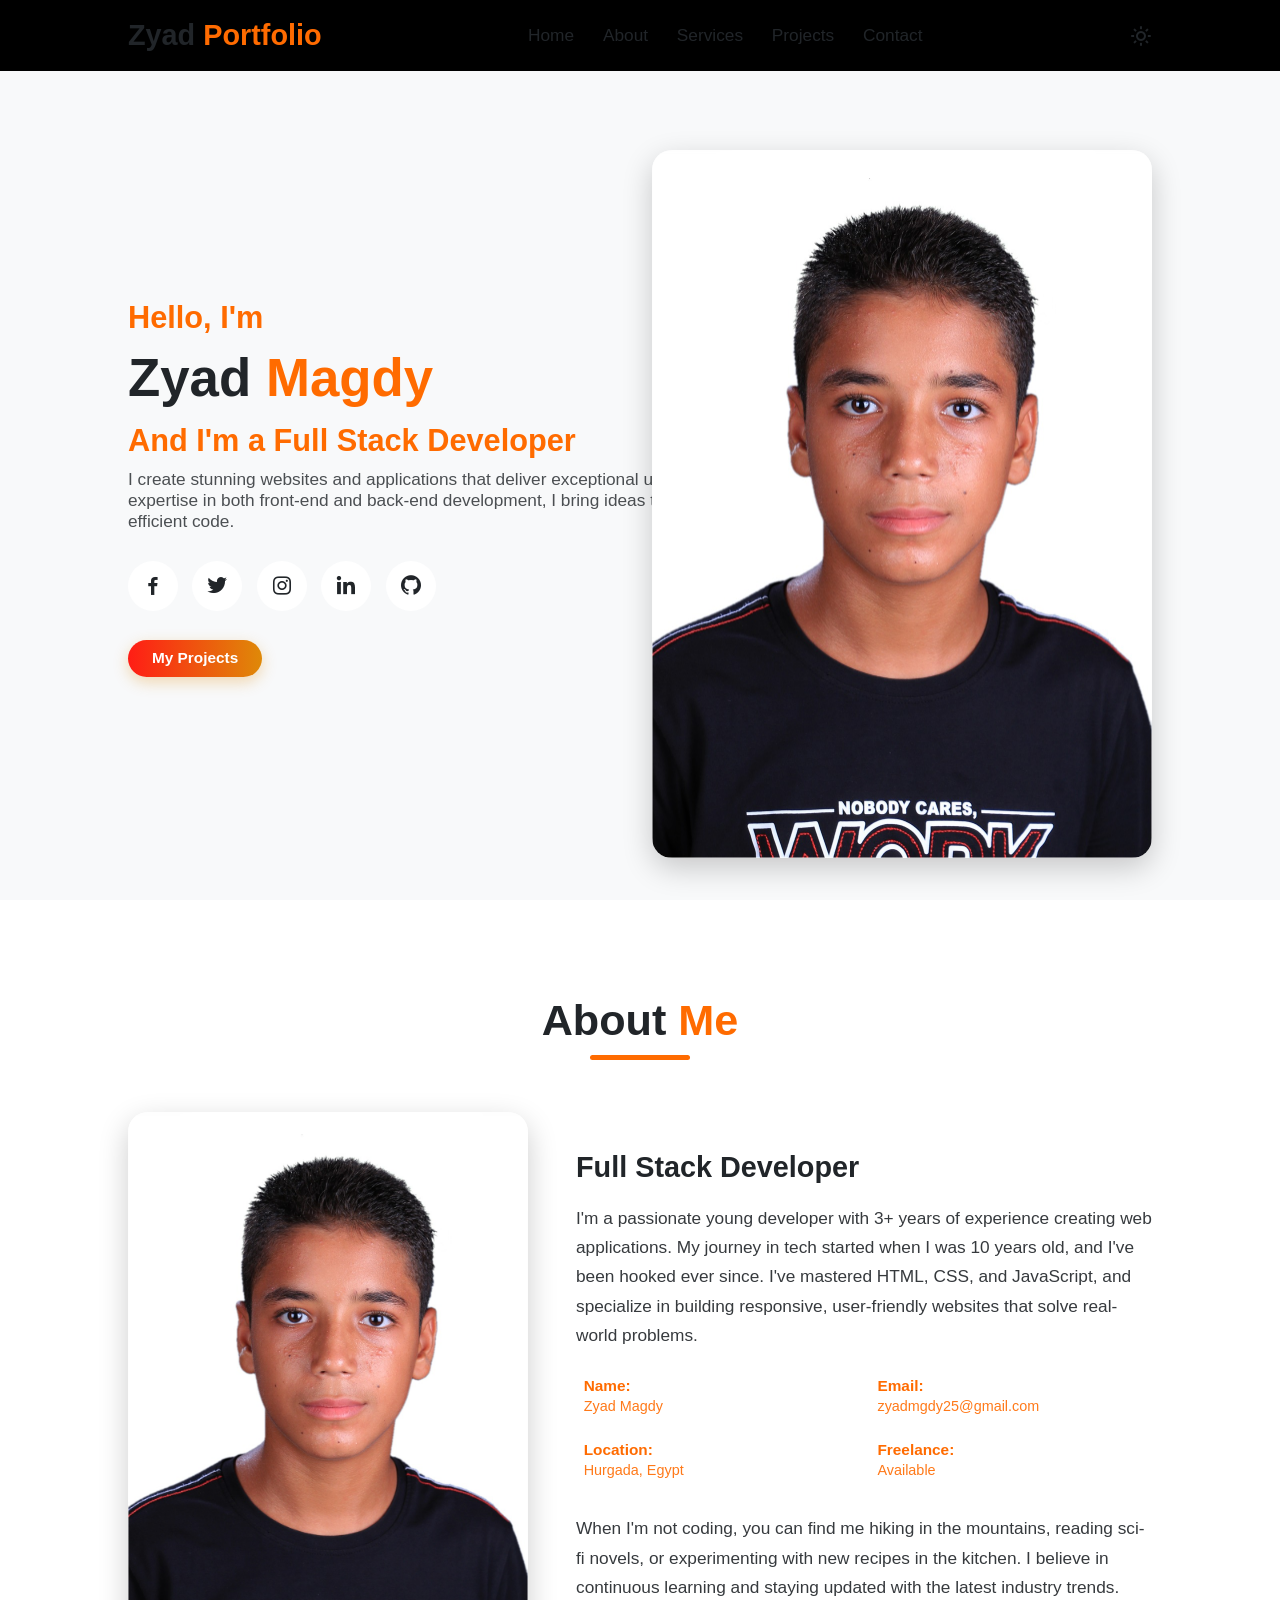
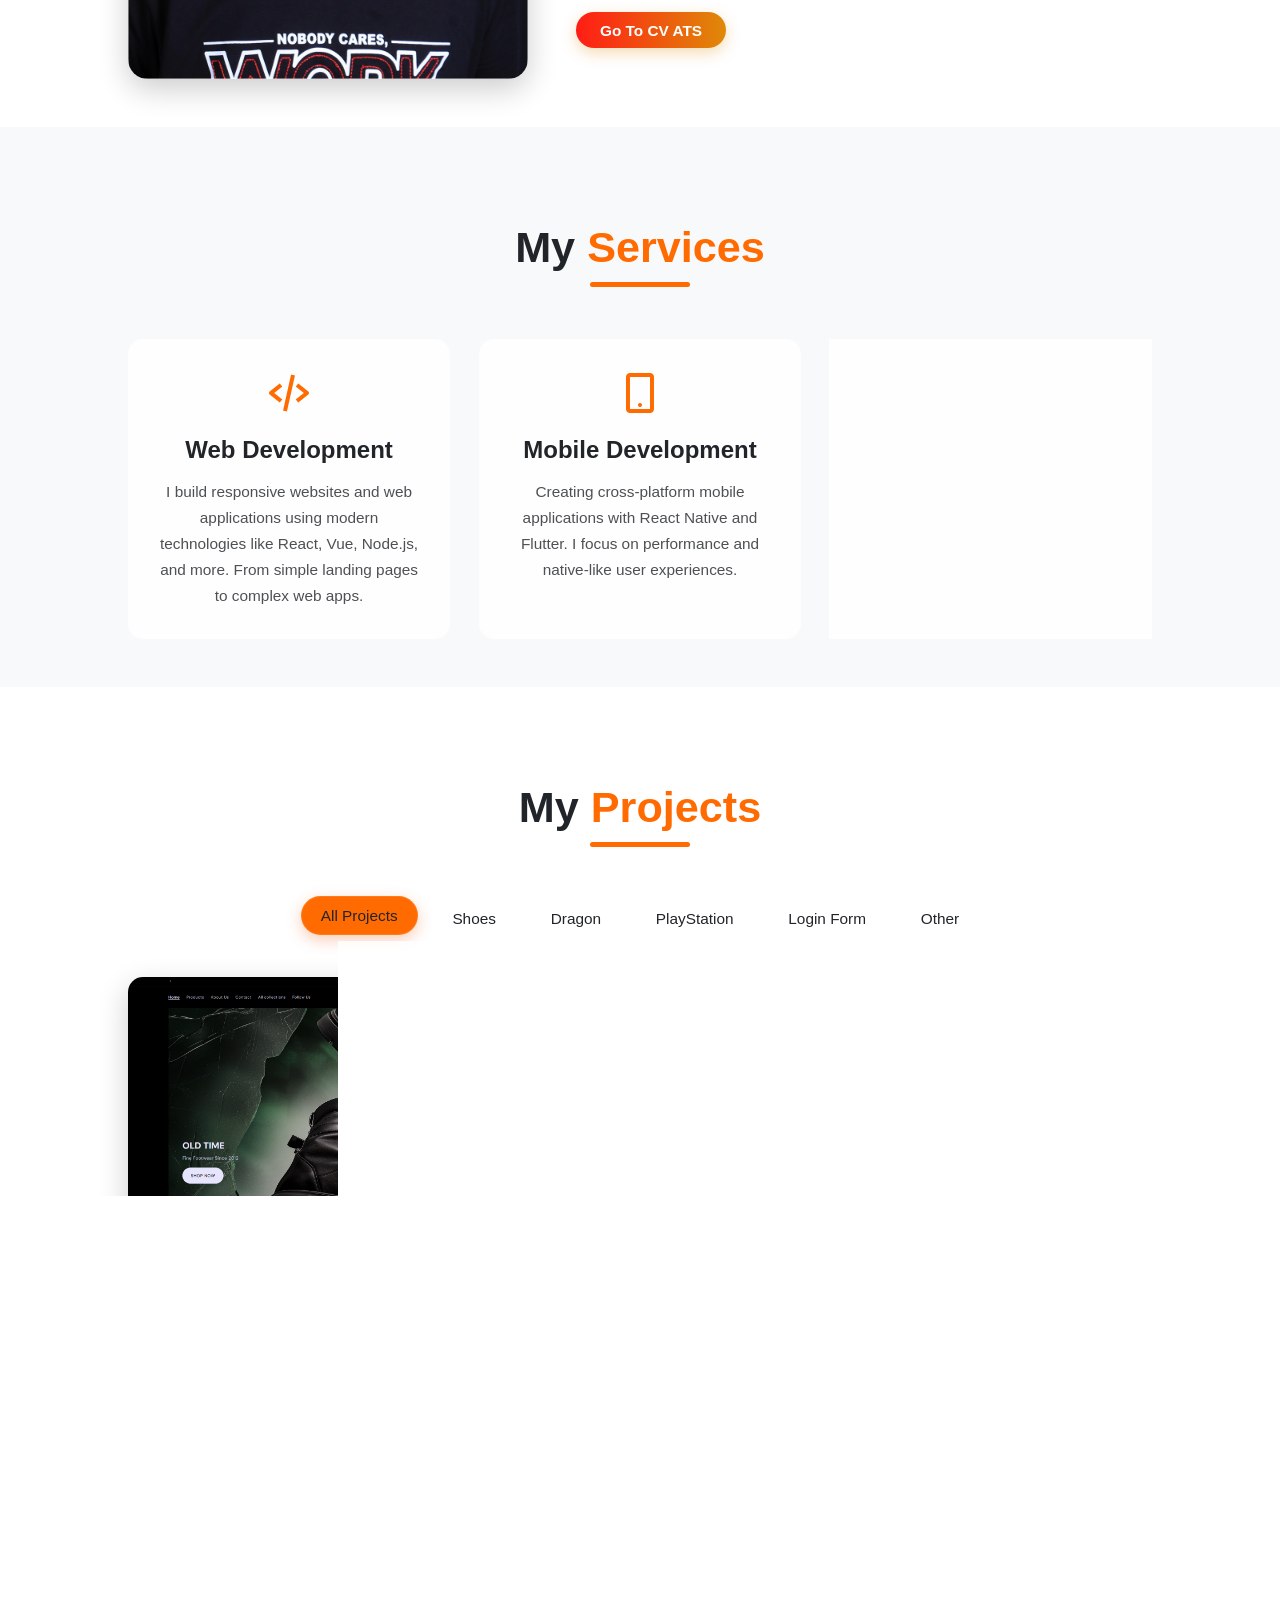
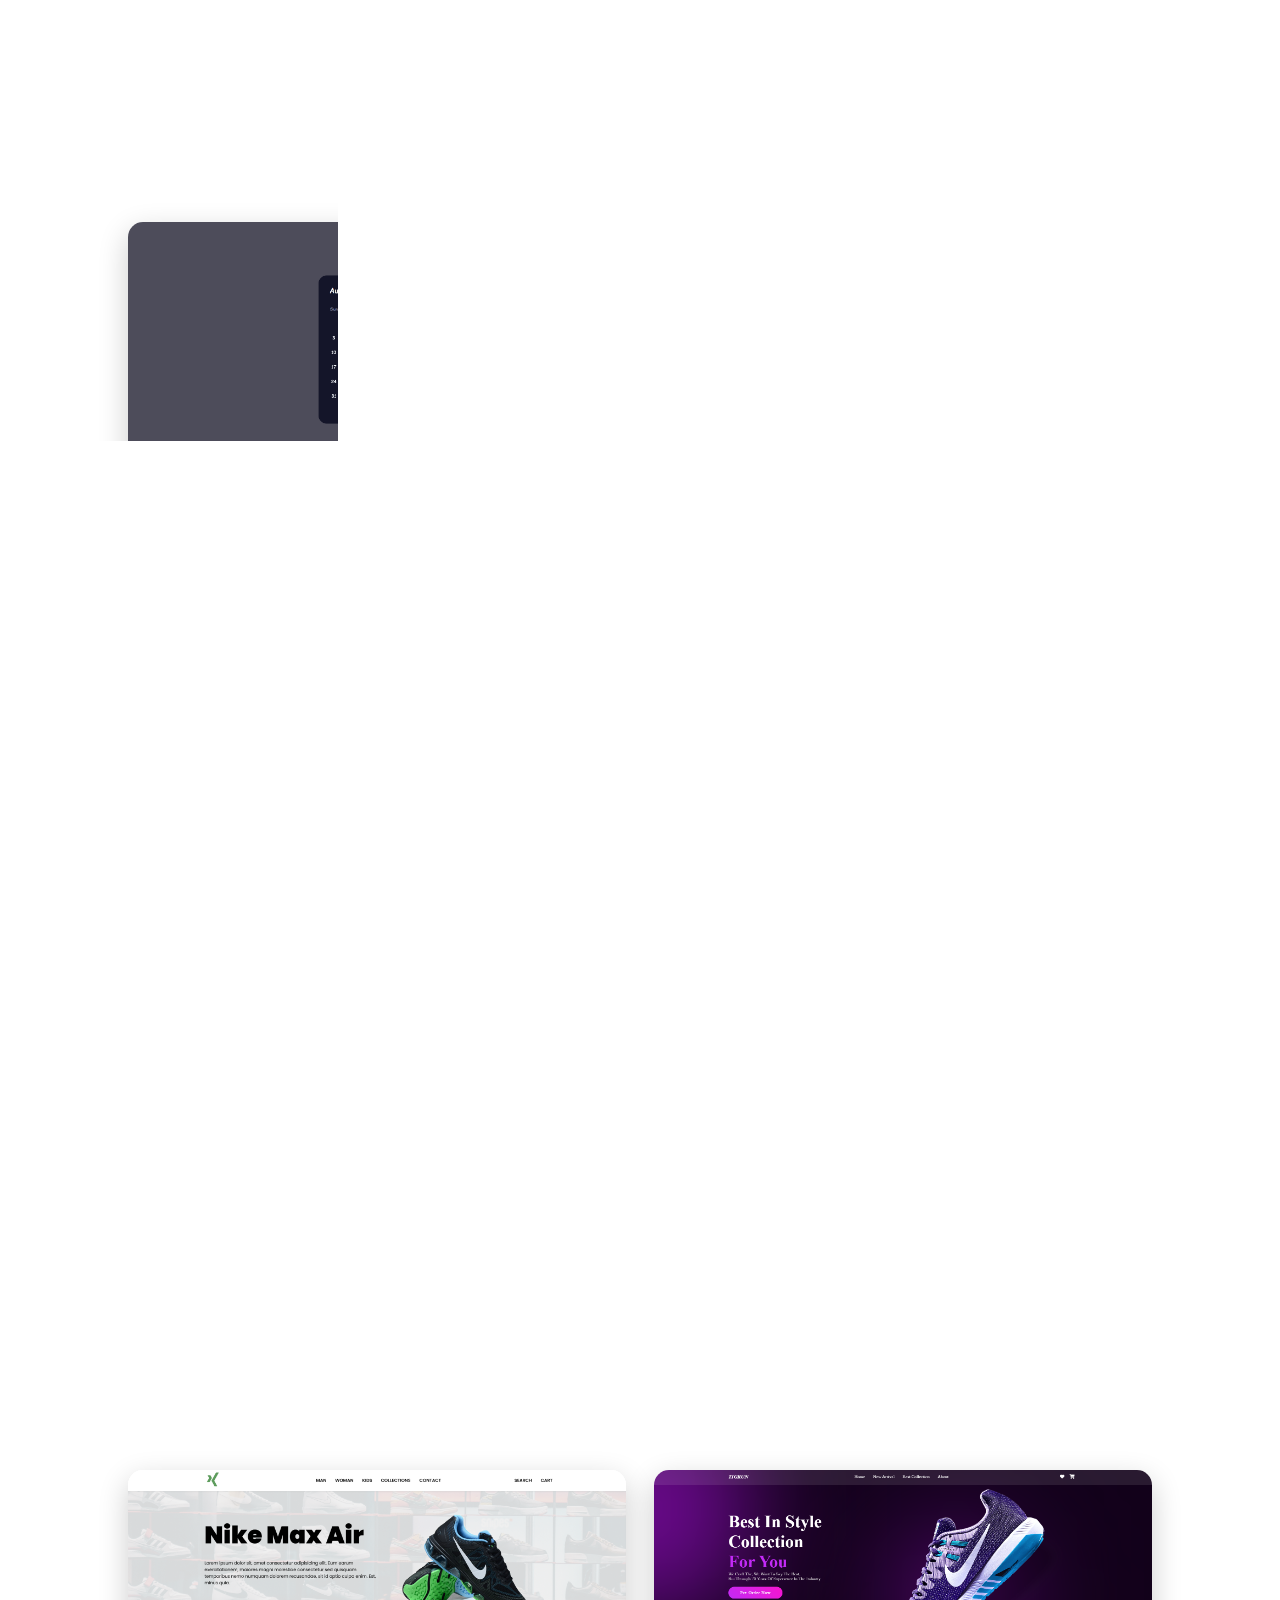
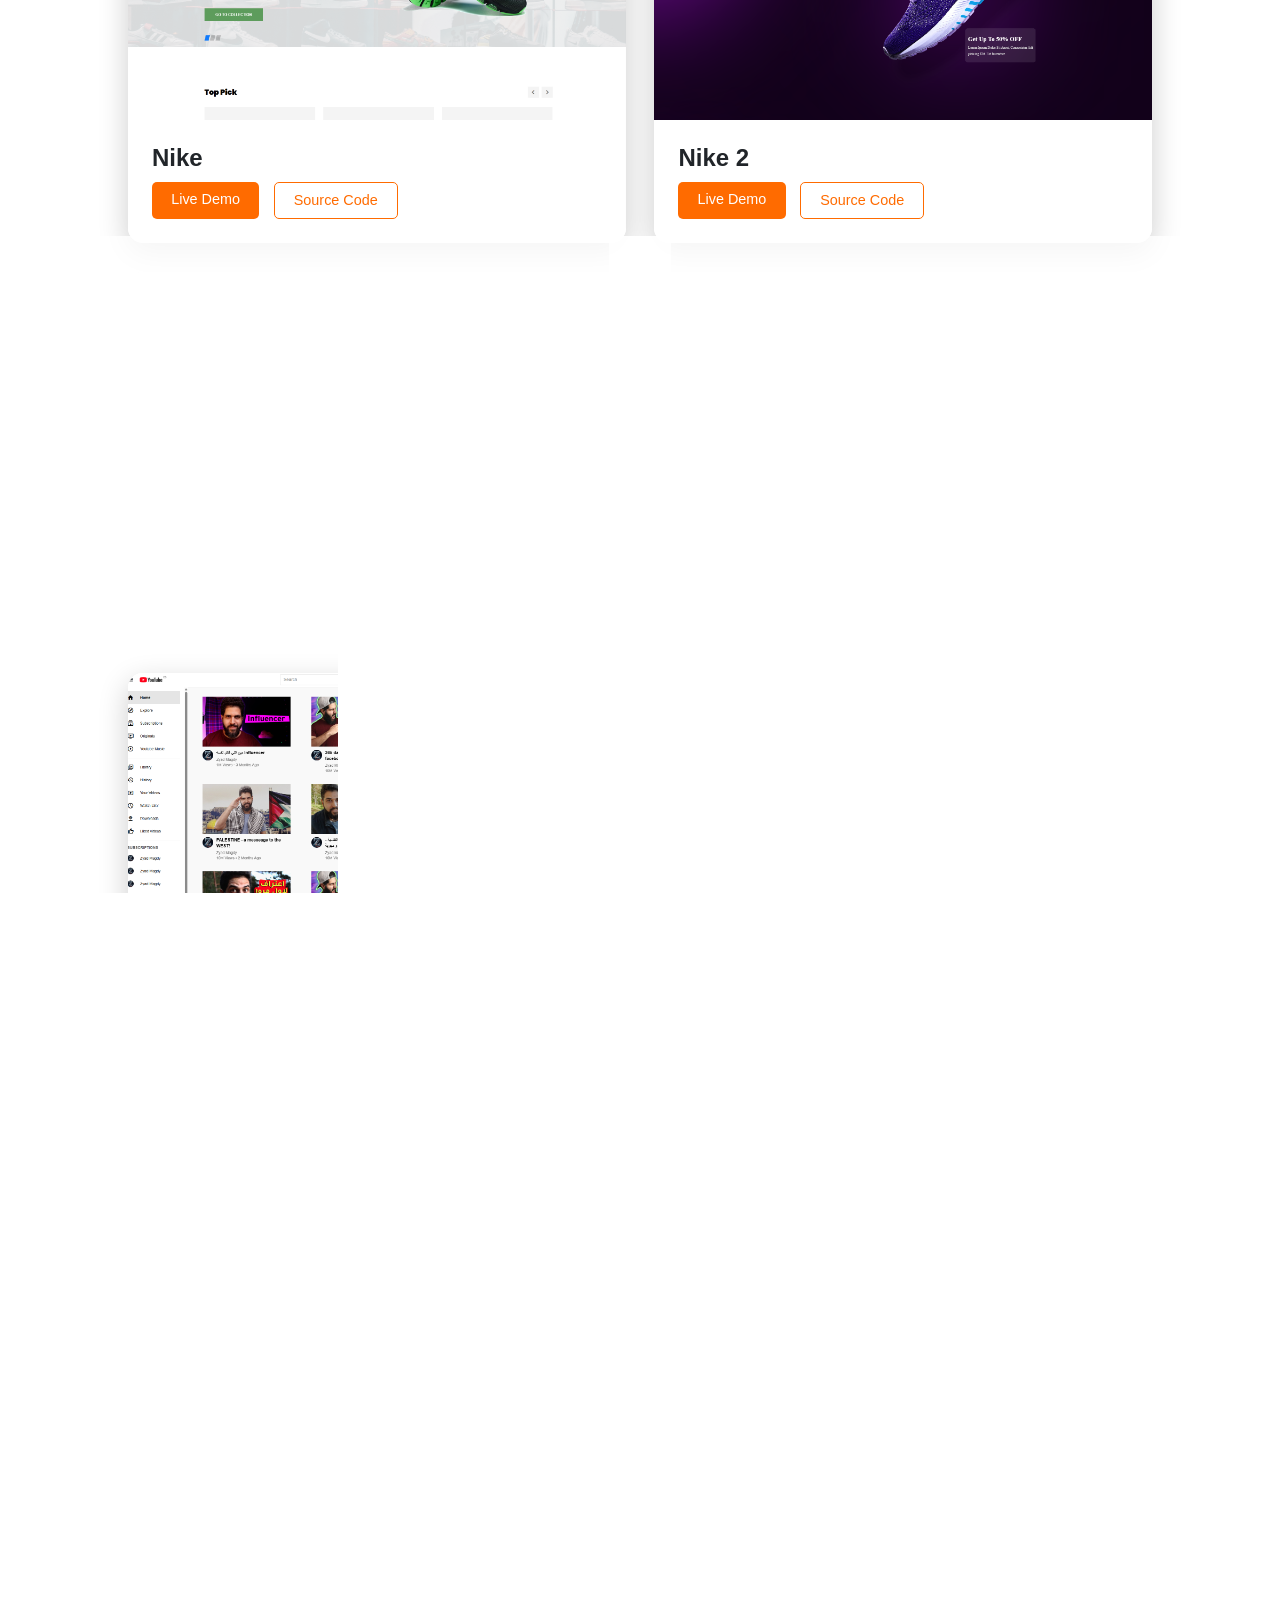
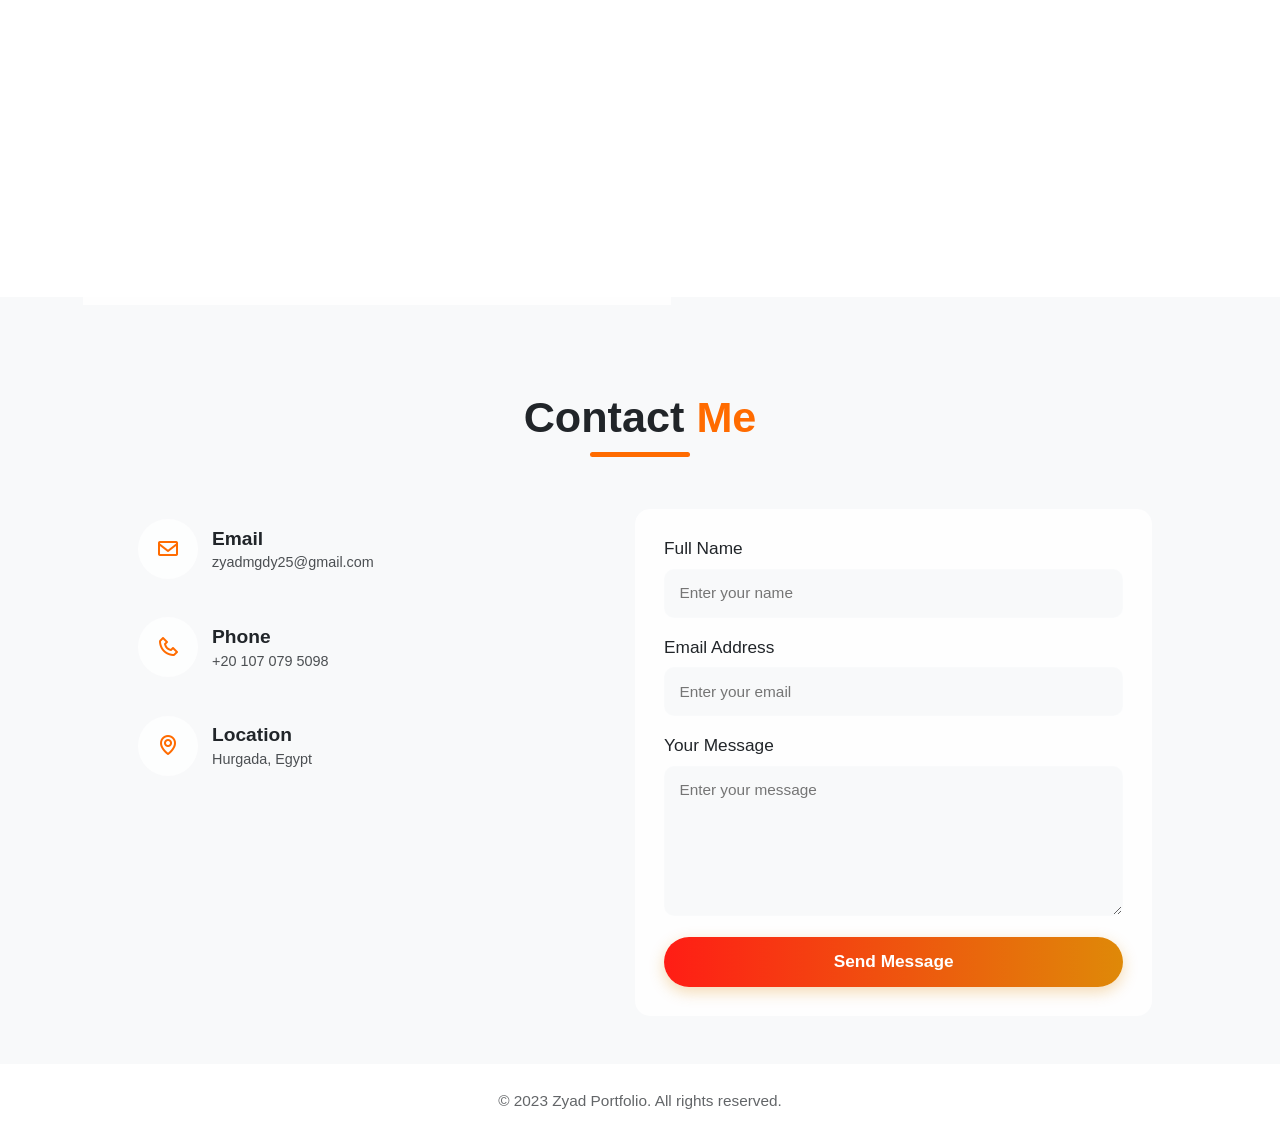
<file: index.html>
<!DOCTYPE html>
<html lang="en">
<head>
    <meta charset="UTF-8" />
    <meta name="viewport" content="width=device-width, initial-scale=1.0" />
    <title>Zyad Portfolio</title>
    <link href="https://unpkg.com/boxicons@2.1.4/css/boxicons.min.css" rel="stylesheet" />
    <style>
        * {
            margin: 0;
            padding: 0;
            box-sizing: border-box;
            text-decoration: none;
            scroll-behavior: smooth;
            font-family: "Poppins", sans-serif;
        }

        :root {
            --bg-color: #080808;
            --second-bg-color: #101010;
            --text-color: white;
            --main-color: #ea580c;
            --card-bg: rgba(30, 30, 30, 0.5);
            --nav-bg: rgba(0, 0, 0, 0.3);
            
            /* Light mode variables */
            --light-bg-color: #f8f9fa;
            --light-second-bg-color: #ffffff;
            --light-text-color: #212529;
            --light-main-color: #ff6b00;
            --light-card-bg: rgba(255, 255, 255, 0.8);
            --light-nav-bg: rgba(255, 255, 255, 0.3);
        }

        html {
            font-size: 60%;
            overflow-x: hidden;
        }

        body {
            background: var(--bg-color);
            color: var(--text-color);
            transition: background 0.5s ease, color 0.5s ease;
        }

        body.light-mode {
            --bg-color: var(--light-bg-color);
            --second-bg-color: var(--light-second-bg-color);
            --text-color: var(--light-text-color);
            --main-color: var(--light-main-color);
            --card-bg: var(--light-card-bg);
            --nav-bg: var(--light-nav-bg);
        }

        .header {
            position: fixed;
            width: 100%;
            top: 0;
            left: 0;
            padding: 2rem 10%;
            background-color: #000000;
            display: flex;
            justify-content: space-between;
            align-items: center;
            z-index: 1000;
            transition: background 0.5s ease;
        }

        #menu-icon, #close-icon {
            font-size: 3.5rem;
            color: var(--main-color);
            cursor: pointer;
            display: none;
            z-index: 1001;
        }

        .logo {
            font-size: 3rem;
            color: var(--text-color);
            font-weight: 800;
            cursor: pointer;
            transition: 0.3s ease-in-out;
            z-index: 1001;
        }

        .logo:hover {
            transform: scale(1.05);
        }

        span {
            color: var(--main-color);
        }

        .navbar {
            display: flex;
            gap: 3rem;
        }

        .navbar a {
            font-size: 1.8rem;
            color: var(--text-color);
            font-weight: 500;
            transition: 0.3s ease;
            position: relative;
        }

        .navbar a:hover {
            color: var(--main-color);
        }

        .navbar a::after {
            content: '';
            position: absolute;
            bottom: -5px;
            left: 0;
            width: 0;
            height: 2px;
            background: var(--main-color);
            transition: width 0.3s ease;
        }

        .navbar a:hover::after {
            width: 100%;
        }

        .header-buttons {
            display: flex;
            align-items: center;
            gap: 1.5rem;
        }

        .gradient-btn {
            background: linear-gradient(270deg, #DF8908, #ff1d15);
            color: white;
            padding: 1rem 2.5rem;
            border: none;
            border-radius: 50px;
            font-size: 1.6rem;
            font-weight: 600;
            cursor: pointer;
            transition: all 0.3s ease;
            box-shadow: 0 5px 15px rgba(223, 137, 8, 0.3);
        }

        .gradient-btn:hover {
            transform: translateY(-5px);
            box-shadow: 0 8px 20px rgba(223, 137, 8, 0.5);
        }

        .theme-toggle {
            background: none;
            border: none;
            color: var(--text-color);
            font-size: 2.4rem;
            cursor: pointer;
            display: flex;
            align-items: center;
        }

        /* Hero Section */
        .hero {
            min-height: 100vh;
            display: flex;
            align-items: center;
            padding: 0 10%;
            padding-top: 8rem;
            background: var(--bg-color);
        }

        .hero-img img {
            width: 100%;
            height: auto;
            border-radius: 20px;
            box-shadow: 0 10px 30px rgba(0, 0, 0, 0.2);
            transition: transform 0.5s ease;
            margin-bottom: 40px;
        }

        .hero-content {
            max-width: 700px;
        }

        .hero-content h1 {
            font-size: 5.5rem;
            font-weight: 800;
            margin-bottom: 1.5rem;
            line-height: 1.2;
        }

        .hero-content h3 {
            font-size: 3.2rem;
            font-weight: 700;
            color: var(--main-color);
            margin-bottom: 1rem;
        }

        .hero-content p {
            font-size: 1.8rem;
            margin-bottom: 3rem;
            color: var(--text-color);
            opacity: 0.8;
        }

        .hero-img {
            position: absolute;
            bottom: 0;
            right: 10%;
            width: 40%;
            max-width: 500px;
        }

        .social-icons {
            display: flex;
            gap: 1.5rem;
            margin-bottom: 3rem;
        }

        .social-icons a {
            display: inline-flex;
            align-items: center;
            justify-content: center;
            width: 50px;
            height: 50px;
            background: var(--second-bg-color);
            border-radius: 50%;
            color: var(--text-color);
            font-size: 2.5rem;
            transition: 0.3s ease;
        }

        .social-icons a:hover {
            background: var(--main-color);
            transform: translateY(-5px);
        }

        /* Sections */
        section {
            padding: 10rem 10% 5rem;
        }

        .section-title {
            font-size: 4.5rem;
            text-align: center;
            margin-bottom: 7rem;
            position: relative;
        }

        .section-title::after {
            content: '';
            position: absolute;
            bottom: -15px;
            left: 50%;
            transform: translateX(-50%);
            width: 100px;
            height: 5px;
            background: var(--main-color);
            border-radius: 5px;
        }

        /* About Section */
        .about {
            background: var(--second-bg-color);
        }

        .about-content {
            display: flex;
            gap: 5rem;
            align-items: center;
        }

        .about-img {
            flex: 1;
            max-width: 400px;
            border-radius: 20px;
            overflow: hidden;
            box-shadow: 0 10px 30px rgba(0, 0, 0, 0.2);
            transition: transform 0.5s ease;
        }

        .about-img img {
            width: 100%;
            display: block;
            transition: transform 0.5s ease;
        }

        .about-img:hover img {
            transform: scale(1.05);
        }

        .about-text {
            flex: 1;
        }

        .about-text h3 {
            font-size: 3rem;
            margin-bottom: 2rem;
        }

        .about-text p {
            font-size: 1.8rem;
            margin-bottom: 2rem;
            line-height: 1.7;
            opacity: 0.9;
        }

        /* Updated Info Section - More Compact */
        .info {
            display: flex;
            flex-wrap: wrap;
            gap: 1.2rem; /* Reduced from 2rem */
            margin-bottom: 3rem;
        }

        .info div {
            flex: 1 1 200px;
            padding: 0.8rem; /* Added padding for better spacing */
            border-radius: 8px;
            transition: background 0.3s ease;
        }

        .info div:hover {
            background: rgba(234, 88, 12, 0.1);
        }

        .info h4 {
            font-size: 1.6rem; /* Slightly smaller */
            margin-bottom: 0.3rem; /* Reduced margin */
            color: var(--main-color);
        }

        .info span {
            font-size: 1.5rem; /* Slightly smaller */
            opacity: 0.9;
        }

        /* Services Section */
        .services-container {
            display: grid;
            grid-template-columns: repeat(auto-fit, minmax(300px, 1fr));
            gap: 3rem;
        }

        .service-card {
            background: var(--card-bg);
            border-radius: 15px;
            padding: 3rem;
            text-align: center;
            transition: transform 0.3s ease;
            backdrop-filter: blur(10px);
            border: 1px solid rgba(255, 255, 255, 0.1);
        }

        .service-card:hover {
            transform: translateY(-10px);
            background: rgba(234, 88, 12, 0.1);
        }

        .service-card i {
            font-size: 5rem;
            color: var(--main-color);
            margin-bottom: 2rem;
        }

        .service-card h3 {
            font-size: 2.5rem;
            margin-bottom: 1.5rem;
        }

        .service-card p {
            font-size: 1.6rem;
            opacity: 0.8;
            line-height: 1.7;
        }

        /* Projects Section */
        .projects {
            background: var(--second-bg-color);
        }

        .projects-filter {
            display: flex;
            justify-content: center;
            flex-wrap: wrap;
            gap: 1.5rem;
            margin-bottom: 4rem;
        }

        .filter-btn {
            padding: 1rem 2rem;
            background: var(--card-bg);
            color: var(--text-color);
            border: 1px solid rgba(255, 255, 255, 0.1);
            border-radius: 30px;
            font-size: 1.6rem;
            cursor: pointer;
            transition: all 0.3s ease;
        }

        .filter-btn:hover, .filter-btn.active {
            background: var(--main-color);
            transform: translateY(-3px);
            box-shadow: 0 5px 15px rgba(234, 88, 12, 0.3);
        }

        .projects-container {
            display: grid;
            grid-template-columns: repeat(auto-fit, minmax(350px, 1fr));
            gap: 3rem;
        }

        .project-card {
            background: var(--card-bg);
            border-radius: 15px;
            overflow: hidden;
            box-shadow: 0 10px 30px rgba(0, 0, 0, 0.2);
            transition: transform 0.3s ease;
            backdrop-filter: blur(10px);
        }

        .project-card:hover {
            transform: translateY(-10px);
        }

        .project-img {
            height: 250px;
            overflow: hidden;
        }

        .project-img img {
            width: 100%;
            height: 100%;
            object-fit: cover;
            transition: transform 0.5s ease;
        }

        .project-card:hover .project-img img {
            transform: scale(1.1);
        }

        .project-content {
            padding: 2.5rem;
        }

        .project-content h3 {
            font-size: 2.5rem;
            margin-bottom: 1rem;
        }

        .project-content p {
            font-size: 1.6rem;
            margin-bottom: 2rem;
            opacity: 0.8;
            line-height: 1.6;
        }

        .project-links {
            display: flex;
            gap: 1.5rem;
        }

        .project-links a {
            display: inline-block;
            padding: 1rem 2rem;
            background: var(--main-color);
            color: white;
            border-radius: 5px;
            font-size: 1.5rem;
            transition: all 0.3s ease;
        }

        .project-links a:nth-child(2) {
            background: transparent;
            border: 1px solid var(--main-color);
            color: var(--main-color);
        }

        .project-links a:hover {
            transform: translateY(-3px);
            box-shadow: 0 5px 15px rgba(234, 88, 12, 0.3);
        }

        /* Contact Section */
        .contact-container {
            display: flex;
            gap: 5rem;
        }

        .contact-info {
            flex: 1;
            display: flex;
            flex-direction: column;
            gap: 2rem; /* Reduced from 3rem */
        }

        .contact-item {
            display: flex;
            align-items: center;
            gap: 1.5rem; /* Reduced from 2rem */
            padding: 1rem;
            border-radius: 10px;
            transition: background 0.3s ease;
        }

        .contact-item:hover {
            background: var(--card-bg);
        }

        .contact-item i {
            font-size: 2.5rem; /* Slightly smaller */
            color: var(--main-color);
            width: 60px; /* Slightly smaller */
            height: 60px; /* Slightly smaller */
            background: var(--card-bg);
            border-radius: 50%;
            display: flex;
            align-items: center;
            justify-content: center;
            transition: all 0.3s ease;
        }

        .contact-item:hover i {
            background: var(--main-color);
            color: white;
            transform: scale(1.1);
        }

        .contact-text h3 {
            font-size: 2rem; /* Slightly smaller */
            margin-bottom: 0.5rem;
        }

        .contact-text p {
            font-size: 1.5rem; /* Slightly smaller */
            opacity: 0.8;
        }

        .contact-form {
            flex: 1;
            background: var(--card-bg);
            padding: 3rem;
            border-radius: 15px;
            backdrop-filter: blur(10px);
        }

        .form-group {
            margin-bottom: 2rem;
        }

        .form-group label {
            display: block;
            font-size: 1.8rem;
            margin-bottom: 1rem;
        }

        .form-group input,
        .form-group textarea {
            width: 100%;
            padding: 1.5rem;
            background: var(--bg-color);
            border: 1px solid rgba(255, 255, 255, 0.1);
            border-radius: 10px;
            color: var(--text-color);
            font-size: 1.6rem;
        }

        .form-group textarea {
            height: 150px;
            resize: vertical;
        }

        .contact-form .gradient-btn {
            width: 100%;
            font-size: 1.8rem;
            padding: 1.5rem;
        }

        /* Footer */
        .footer {
            background: var(--second-bg-color);
            padding: 3rem 10%;
            text-align: center;
        }

        .footer-content {
            max-width: 1200px;
            margin: 0 auto;
        }

        .footer-links {
            display: flex;
            justify-content: center;
            gap: 3rem;
            margin-bottom: 3rem;
        }

        .footer-links a {
            font-size: 1.8rem;
            color: var(--text-color);
            transition: 0.3s ease;
        }

        .footer-links a:hover {
            color: var(--main-color);
        }

        .footer-text {
            font-size: 1.6rem;
            opacity: 0.7;
        }

        /* Responsive Design */
        @media (max-width: 1200px) {
            .hero-img {
                display: none;
            }
            
            .hero-content {
                max-width: 100%;
                text-align: center;
                margin: 0 auto;
            }
            
            .social-icons {
                justify-content: center;
            }
        }

        @media (max-width: 992px) {
            .header {
                padding: 2rem 5%;
            }
            
            section {
                padding: 8rem 5% 3rem;
            }
            
            .about-content {
                flex-direction: column;
            }
            
            .contact-container {
                flex-direction: column;
            }
        }

        @media (max-width: 768px) {
            #menu-icon {
                display: block;
            }
            
            .navbar {
                position: fixed;
                top: 0;
                left: -100%;
                width: 100%;
                height: 100vh;
                background: var(--second-bg-color);
                flex-direction: column;
                justify-content: center;
                align-items: center;
                gap: 3rem;
                transition: left 0.5s ease;
                z-index: 999;
            }
            
            .navbar.active {
                left: 0;
            }
            
            .header-buttons {
                margin-left: 10px;
            }
            
            .hero-content h1 {
                font-size: 4.5rem;
            }
            
            .hero-content h3 {
                font-size: 2.5rem;
            }
            
            .section-title {
                font-size: 3.5rem;
            }
            
            .theme-toggle {
                margin-left: 0;
            }
            
            /* More compact info on mobile */
            .info {
                gap: 0.8rem;
            }
            
            .info div {
                flex: 1 1 100%;
            }
        }

        @media (max-width: 480px) {
            .hero-content h1 {
                font-size: 3.8rem;
            }
            
            .section-title {
                font-size: 3rem;
            }
            
            .info {
                flex-direction: column;
                gap: 0.5rem;
            }
            
            .projects-container {
                grid-template-columns: 1fr;
            }
            
            .projects-filter {
                gap: 1rem;
            }
            
            .filter-btn {
                padding: 0.8rem 1.5rem;
                font-size: 1.4rem;
            }
        }
    </style>
</head>
<body>
    <header class="header">
        <a href="#home" class="logo">
            Zyad <span>Portfolio</span>
        </a>
        
        <nav class="navbar">
            <a href="#home">Home</a>
            <a href="#about">About</a>
            <a href="#services">Services</a>
            <a href="#projects">Projects</a>
            <a href="#contact">Contact</a>
        </nav>
        
        <div class="header-buttons">
            <button class="theme-toggle" id="theme-toggle" aria-label="Toggle dark/light mode">
                <i class="bx bx-moon"></i>
            </button>
        </div>
        
        <i class="bx bx-menu" id="menu-icon"></i>
    </header>
    
    <!-- Hero Section -->
    <section class="hero" id="home">
        <div class="hero-content">
            <h3>Hello, I'm</h3>
            <h1>Zyad <span>Magdy</span></h1>
            <h3>And I'm a <span>Full Stack Developer</span></h3>
            <p>I create stunning websites and applications that deliver exceptional user experiences. With expertise in both front-end and back-end development, I bring ideas to life with clean, efficient code.</p>
            
            <div class="social-icons">
                <a href="https://www.facebook.com/profile.php?id=61578946492932" target="_blank" aria-label="Facebook"><i class="bx bxl-facebook"></i></a>
                <a href="#" aria-label="Twitter"><i class="bx bxl-twitter"></i></a>
                <a href="#" aria-label="Instagram"><i class="bx bxl-instagram"></i></a>
                <a href="https://www.linkedin.com/in/zyad-programmer-5b1774366/" target="_blank" aria-label="LinkedIn"><i class="bx bxl-linkedin"></i></a>
                <a href="https://github.com/ZyadProgrammer" target="_blank" aria-label="GitHub"><i class="bx bxl-github"></i></a>
            </div>
            
            <button class="gradient-btn" onclick="location.href='#projects'">My Projects</button>
        </div>
        
        <div class="hero-img">
            <img src="Zyad.jpg" alt="Zyad Magdy">
        </div>
    </section>
    
    <!-- About Section -->
    <section class="about" id="about">
        <h2 class="section-title">About <span>Me</span></h2>
        
        <div class="about-content">
            <div class="about-img">
                <img src="Zyad.jpg" alt="Zyad Magdy">
            </div>
            
            <div class="about-text">
                <h3>Full Stack Developer</h3>
                <p>I'm a passionate young developer with 3+ years of experience creating web applications. My journey in tech started when I was 10 years old, and I've been hooked ever since. I've mastered HTML, CSS, and JavaScript, and specialize in building responsive, user-friendly websites that solve real-world problems.</p>
                <div class="info">
                    <div>
                        <h4>Name:</h4>
                        <span>Zyad Magdy</span>
                    </div>
                    <div>
                        <h4>Email:</h4>
                        <span>zyadmgdy25@gmail.com</span>
                    </div>
                    <div>
                        <h4>Location:</h4>
                        <span>Hurgada, Egypt</span>
                    </div>
                    <div>
                        <h4>Freelance:</h4>
                        <span>Available</span>
                    </div>
                </div>
                
                <p>When I'm not coding, you can find me hiking in the mountains, reading sci-fi novels, or experimenting with new recipes in the kitchen. I believe in continuous learning and staying updated with the latest industry trends.</p>
                
                <a href="CV.html" target="_blank" class="gradient-btn">Go To CV ATS</a>
            </div>
        </div>
    </section>
    
    <!-- Services Section -->
    <section class="services" id="services">
        <h2 class="section-title">My <span>Services</span></h2>
        
        <div class="services-container">
            <div class="service-card">
                <i class="bx bx-code-alt"></i>
                <h3>Web Development</h3>
                <p>I build responsive websites and web applications using modern technologies like React, Vue, Node.js, and more. From simple landing pages to complex web apps.</p>
            </div>
            
            <div class="service-card">
                <i class="bx bx-mobile-alt"></i>
                <h3>Mobile Development</h3>
                <p>Creating cross-platform mobile applications with React Native and Flutter. I focus on performance and native-like user experiences.</p>
            </div>
            
            <div class="service-card">
                <i class="bx bx-palette"></i>
                <h3>UI/UX Design</h3>
                <p>Designing intuitive and beautiful user interfaces that enhance user engagement and satisfaction. I use Figma and Adobe XD for prototyping.</p>
            </div>
        </div>
    </section>
    
    <!-- Projects Section -->
<section class="projects" id="projects">
    <h2 class="section-title">My <span>Projects</span></h2>
    
    <!-- Project Filter Buttons -->
    <div class="projects-filter">
        <button class="filter-btn active" data-filter="all">All Projects</button>
        <button class="filter-btn" data-filter="shoes">Shoes</button>
        <button class="filter-btn" data-filter="dragon">Dragon</button>
        <button class="filter-btn" data-filter="playstation">PlayStation</button>
        <button class="filter-btn" data-filter="login">Login Form</button>
        <button class="filter-btn" data-filter="other">Other</button>
    </div>
    
    <div class="projects-container">
        <div class="project-card" data-category="shoes">
            <div class="project-img">
                <img src="OldTime.png" alt="OldTime Brands website">
            </div>
            <div class="project-content">
                <h3>OldTime Brands</h3>
                <p>I Make this website with shopify</p>
                <div class="project-links">
                    <a href="https://oldtimebrands.com/" target="_blank">Live Demo</a>
                </div>
            </div>
        </div>
        
        <div class="project-card" data-category="shoes">
            <div class="project-img">
                <img src="Adidas.png" alt="Adidas website">
            </div>
            <div class="project-content">
                <h3>Adidas website</h3>
                <div class="project-links">
                    <a href="https://zyad-magdy.vercel.app/" target="_blank">Live Demo</a>
                    <a href="https://drive.google.com/drive/folders/144Z80hDl2FXkQhdN0ndTYbbbnri2JfUk?usp=sharing" target="_blank">Source Code</a>
                </div>
            </div>
        </div>

        <div class="project-card" data-category="other">
            <div class="project-img">
                <img src="5amsat Clone.png" alt="5amsat Clone">
            </div>
            <div class="project-content">
                <h3>5amsat Clone</h3>
                <div class="project-links">
                    <a href="https://5amsat-clone-one.vercel.app/" target="_blank">Live Demo</a>
                    <a href="https://drive.google.com/drive/folders/1feOo8qYgZgO8d_l9Tu395uU8V1gkYpjp?usp=sharing" target="_blank">Source Code</a>
                </div>
            </div>
        </div>

        <div class="project-card" data-category="other">
            <div class="project-img">
                <img src="Cal.png" alt="Calculator">
            </div>
            <div class="project-content">
                <h3>Calculator</h3>
                <div class="project-links">
                    <a href="https://calculator-ashy-theta-31.vercel.app/" target="_blank">Live Demo</a>
                    <a href="https://drive.google.com/drive/folders/17ty_SmQ_hScLv-Um0mor-P1o-GDX_HpC?usp=sharing" target="_blank">Source Code</a>
                </div>
            </div>
        </div>

        <div class="project-card" data-category="other">
            <div class="project-img">
                <img src="Ca;ender.png" alt="Calendar">
            </div>
            <div class="project-content">
                <h3>Calendar</h3>
                <div class="project-links">
                    <a href="https://calender-seven-gamma.vercel.app/" target="_blank">Live Demo</a>
                    <a href="https://drive.google.com/drive/folders/1F0Iw8UTyuY-rcdAfXW11jCurck9G8T6R?usp=sharing" target="_blank">Source Code</a>
                </div>
            </div>
        </div>

        <div class="project-card" data-category="dragon">
            <div class="project-img">
                <img src="Dragon.png" alt="Dragon Project">
            </div>
            <div class="project-content">
                <h3>Dragon</h3>
                <p>An interactive dragon-themed website with animations.</p>
                <div class="project-links">
                    <a href="https://dragon-six-pearl.vercel.app/" target="_blank">Live Demo</a>
                    <a href="https://drive.google.com/drive/folders/1_1Xg3AJYtt67WIpB4gApgtXf4bLeQB9v?usp=sharing" target="_blank">Source Code</a>
                </div>
            </div>
        </div>
        
        <div class="project-card" data-category="other">
            <div class="project-img">
                <img src="Tours..png" alt="Tours Project">
            </div>
            <div class="project-content">
                <h3>Tours.</h3>
                <div class="project-links">
                    <a href="https://tours-one-pi.vercel.app/" target="_blank">Live Demo</a>
                    <a href="https://drive.google.com/drive/folders/1i0kU4seYyIn2hQzU2PN428oyCosG3yVo?usp=sharing" target="_blank">Source Code</a>
                </div>
            </div>
        </div>

        <div class="project-card" data-category="dragon">
            <div class="project-img">
                <img src="Dragon 2.png" alt="Dragon 2 Project">
            </div>
            <div class="project-content">
                <h3>Dragon 2</h3>
                <div class="project-links">
                    <a href="https://dragon-2.vercel.app/" target="_blank">Live Demo</a>
                    <a href="https://drive.google.com/drive/folders/14Wr2dUjgkbjLU_MSvp0FSWqYev_-k3td?usp=sharing" target="_blank">Source Code</a>
                </div>
            </div>
        </div>

        <div class="project-card" data-category="dragon">
            <div class="project-img">
                <img src="PlayStation controller.png" alt="PlayStation controller Project">
            </div>
            <div class="project-content">
                <h3>PlayStation controller</h3>
                <div class="project-links">
                    <a href="https://controls-five.vercel.app/" target="_blank">Live Demo</a>
                    <a href="https://drive.google.com/drive/folders/1AHoIxcXDEiiDniaM_jjDtRWgD9awzE1n?usp=sharing" target="_blank">Source Code</a>
                </div>
            </div>
        </div>

        <div class="project-card" data-category="login">
            <div class="project-img">
                <img src="Login Form.png" alt="Login Form">
            </div>
            <div class="project-content">
                <h3>Login Form</h3>
                <div class="project-links">
                    <a href="https://login-form-ni3k.vercel.app/" target="_blank">Live Demo</a>
                    <a href="https://drive.google.com/drive/folders/1Y0yWoitgtx3vvft4f2qlUrybk9aFgOUI?usp=sharing" target="_blank">Source Code</a>
                </div>
            </div>
        </div>

        <div class="project-card" data-category="shoes">
            <div class="project-img">
                <img src="Nike.png" alt="Nike Project">
            </div>
            <div class="project-content">
                <h3>Nike</h3>
                <div class="project-links">
                    <a href="https://shoes-five-kappa.vercel.app/" target="_blank">Live Demo</a>
                    <a href="https://drive.google.com/drive/folders/1i0kU4seYyIn2hQzU2PN428oyCosG3yVo?usp=sharing" target="_blank">Source Code</a>
                </div>
            </div>
        </div>

        <div class="project-card" data-category="shoes">
            <div class="project-img">
                <img src="Shoes 2.png" alt="Nike 2 Project">
            </div>
            <div class="project-content">
                <h3>Nike 2</h3>
                <div class="project-links">
                    <a href="https://shoes-2-theta.vercel.app/" target="_blank">Live Demo</a>
                    <a href="https://drive.google.com/drive/folders/1BZkjqct-TbMaraTSDHNluL3sI4pI2my7?usp=sharing" target="_blank">Source Code</a>
                </div>
            </div>
        </div>

        <div class="project-card" data-category="other">
            <div class="project-img">
                <img src="Zyad Pro.png" alt="Zyad Pro Project">
            </div>
            <div class="project-content">
                <h3>Zyad Pro</h3>
                <div class="project-links">
                    <a href="https://zyad-pro.vercel.app/" target="_blank">Live Demo</a>
                    <a href="https://drive.google.com/drive/folders/1HyjB4oKvxhBguM0ughAj3B3uONbsGQUZ?usp=sharing" target="_blank">Source Code</a>
                </div>
            </div>
        </div>

        <div class="project-card" data-category="shoes">
            <div class="project-img">
                <img src="Nike 3.png" alt="Nike 3 Project">
            </div>
            <div class="project-content">
                <h3>Nike 3</h3>
                <div class="project-links">
                    <a href="https://zyad-magdy-v7jg.vercel.app/" target="_blank">Live Demo</a>
                    <a href="https://drive.google.com/drive/folders/1TQpPAasSayvRaC2-6374bYrhmxWkb_eF?usp=sharing" target="_blank">Source Code</a>
                </div>
            </div>
        </div>

        <div class="project-card" data-category="other">
            <div class="project-img">
                <img src="YouTube.png" alt="YouTube">
            </div>
            <div class="project-content">
                <h3>YouTube</h3>
                <div class="project-links">
                    <a href="https://you-tube-nine-psi.vercel.app/" target="_blank">Live Demo</a>
                    <a href="https://drive.google.com/drive/folders/1F0Iw8UTyuY-rcdAfXW11jCurck9G8T6R?usp=sharing" target="_blank">Source Code</a>
                </div>
            </div>
        </div>

        <div class="project-card" data-category="other">
            <div class="project-img">
                <img src="Login.png" alt="Login">
            </div>
            <div class="project-content">
                <h3>Login Form</h3>
                <div class="project-links">
                    <a href="https://login-form-2-gray.vercel.app/" target="_blank">Live Demo</a>
                    <a href="https://drive.google.com/drive/folders/1d5JpPAkGrl2kdd6xIMV8tF5lw0pcD6pa?usp=sharing" target="_blank">Source Code</a>
                </div>
            </div>
        </div>

        <div class="project-card" data-category="other">
            <div class="project-img">
                <img src="Log.png" alt="Calendar">
            </div>
            <div class="project-content">
                <h3>Login Form</h3>
                <div class="project-links">
                    <a href="https://login-form-3-tau.vercel.app/" target="_blank">Live Demo</a>
                    <a href="https://drive.google.com/drive/folders/1g44eBfdeSwyZEqQrT7r9ObGyOXymj-9G?usp=sharing" target="_blank">Source Code</a>
                </div>
            </div>
        </div>

        <div class="project-card" data-category="other">
            <div class="project-img">
                <img src="Lo.png" alt="Calendar">
            </div>
            <div class="project-content">
                <h3>Login Form</h3>
                <div class="project-links">
                    <a href="https://login-4-six.vercel.app/" target="_blank">Live Demo</a>
                    <a href="https://drive.google.com/drive/folders/15W1t6yILGF7QTZwrCw2RSMH6bvncp21z?usp=sharing" target="_blank">Source Code</a>
                </div>
            </div>
        </div>

        <div class="project-card" data-category="other">
            <div class="project-img">
                <img src="Login Form 2.png" alt="Calendar">
            </div>
            <div class="project-content">
                <h3>Login Form 4</h3>
                <div class="project-links">
                    <a href="https://login-form-5-rosy.vercel.app/" target="_blank">Live Demo</a>
                    <a href="https://drive.google.com/drive/folders/1QyC4mF8VxVWRXRDeHrOi50cmEsy6l1Pl?usp=sharing" target="_blank">Source Code</a>
                </div>
            </div>
        </div>
    </div>
</section>
    
    <!-- Contact Section -->
    <section class="contact" id="contact">
        <h2 class="section-title">Contact <span>Me</span></h2>
        
        <div class="contact-container">
            <div class="contact-info">
                <div class="contact-item">
                    <i class="bx bx-envelope"></i>
                    <div class="contact-text">
                        <h3>Email</h3>
                        <p>zyadmgdy25@gmail.com</p>
                    </div>
                </div>
                
                <div class="contact-item">
                    <i class="bx bx-phone"></i>
                    <div class="contact-text">
                        <h3>Phone</h3>
                        <p>+20 107 079 5098</p>
                    </div>
                </div>
                
                <div class="contact-item">
                    <i class="bx bx-map"></i>
                    <div class="contact-text">
                        <h3>Location</h3>
                        <p>Hurgada, Egypt</p>
                    </div>
                </div>
            </div>
            
            <div class="contact-form">
                <form id="contactForm">
                    <div class="form-group">
                        <label for="name">Full Name</label>
                        <input type="text" id="name" placeholder="Enter your name" required>
                    </div>
                    
                    <div class="form-group">
                        <label for="email">Email Address</label>
                        <input type="email" id="email" placeholder="Enter your email" required>
                    </div>
                    
                    <div class="form-group">
                        <label for="message">Your Message</label>
                        <textarea id="message" placeholder="Enter your message" required></textarea>
                    </div>
                    
                    <button type="submit" class="gradient-btn">Send Message</button>
                </form>
            </div>
        </div>
    </section>
    
    <!-- Footer -->
    <footer class="footer">
        <p class="footer-text">© 2023 Zyad Portfolio. All rights reserved.</p>
    </footer>

    <script>
        // Theme Toggle
        const themeToggle = document.getElementById('theme-toggle');
        const themeIcon = themeToggle.querySelector('i');

        // Check for saved theme preference or respect OS preference
        const prefersDarkScheme = window.matchMedia('(prefers-color-scheme: dark)');
        const currentTheme = localStorage.getItem('theme');

        if (currentTheme === 'light' || (!currentTheme && !prefersDarkScheme.matches)) {
            document.body.classList.add('light-mode');
            themeIcon.classList.remove('bx-moon');
            themeIcon.classList.add('bx-sun');
        }

        themeToggle.addEventListener('click', () => {
            document.body.classList.toggle('light-mode');
            
            if (document.body.classList.contains('light-mode')) {
                themeIcon.classList.remove('bx-moon');
                themeIcon.classList.add('bx-sun');
                localStorage.setItem('theme', 'light');
            } else {
                themeIcon.classList.remove('bx-sun');
                themeIcon.classList.add('bx-moon');
                localStorage.setItem('theme', 'dark');
            }
        });

        // Mobile Navigation
        const menuIcon = document.getElementById('menu-icon');
        const navbar = document.querySelector('.navbar');

        menuIcon.addEventListener('click', () => {
            navbar.classList.toggle('active');
            // Toggle between menu and close icon
            if (navbar.classList.contains('active')) {
                menuIcon.classList.remove('bx-menu');
                menuIcon.classList.add('bx-x');
            } else {
                menuIcon.classList.remove('bx-x');
                menuIcon.classList.add('bx-menu');
            }
        });

        // Close mobile menu when clicking on links
        document.querySelectorAll('.navbar a').forEach(link => {
            link.addEventListener('click', () => {
                navbar.classList.remove('active');
                menuIcon.classList.remove('bx-x');
                menuIcon.classList.add('bx-menu');
            });
        });

        // Sticky header on scroll
        window.addEventListener('scroll', () => {
            const header = document.querySelector('.header');
            header.classList.toggle('sticky', window.scrollY > 100);
        });

        // Form submission
        const contactForm = document.getElementById('contactForm');
        contactForm.addEventListener('submit', (e) => {
            e.preventDefault();
            alert('Thank you for your message! I will get back to you soon.');
            contactForm.reset();
        });

        // Project Filtering
        const filterButtons = document.querySelectorAll('.filter-btn');
        const projectCards = document.querySelectorAll('.project-card');

        filterButtons.forEach(button => {
            button.addEventListener('click', () => {
                // Remove active class from all buttons
                filterButtons.forEach(btn => btn.classList.remove('active'));
                
                // Add active class to clicked button
                button.classList.add('active');
                
                const filterValue = button.getAttribute('data-filter');
                
                projectCards.forEach(card => {
                    if (filterValue === 'all') {
                        card.style.display = 'block';
                    } else {
                        if (card.getAttribute('data-category') === filterValue) {
                            card.style.display = 'block';
                        } else {
                            card.style.display = 'none';
                        }
                    }
                });
            });
        });
    </script>
</body>
</html>
</file>
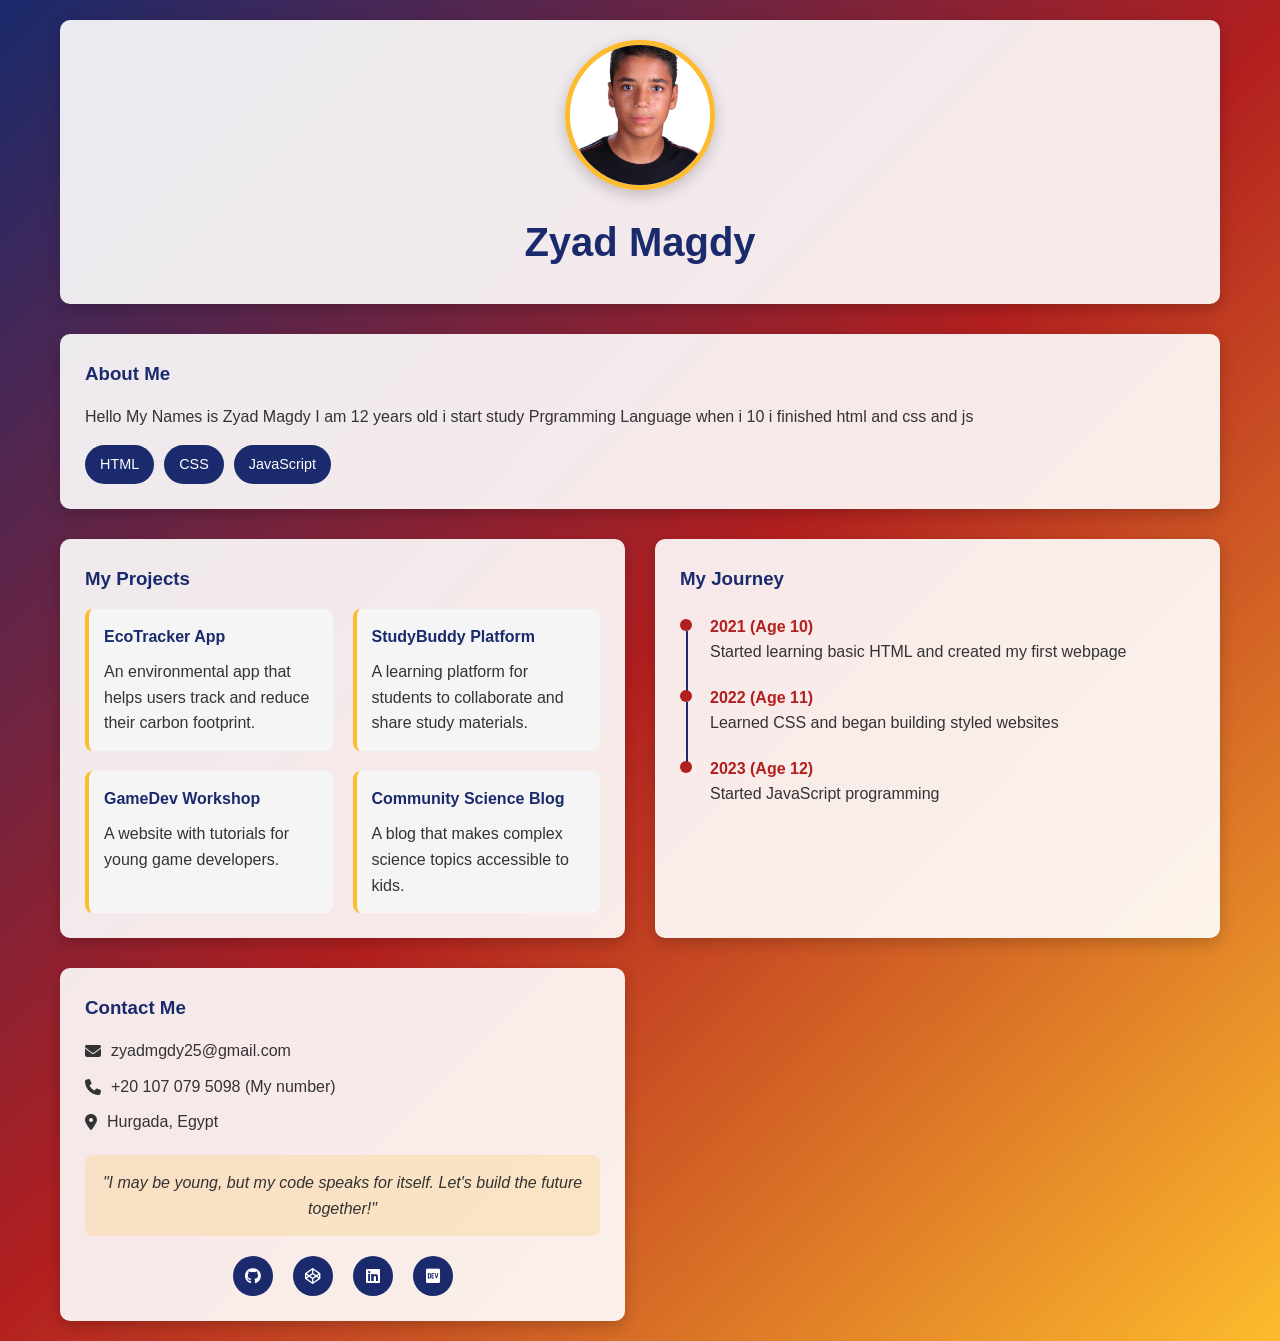
<file: CV.html>
<!DOCTYPE html>
<html lang="en">
<head>
    <meta charset="UTF-8">
    <meta name="viewport" content="width=device-width, initial-scale=1.0">
    <title>Young Full Stack Developer</title>
    <link rel="stylesheet" href="https://cdnjs.cloudflare.com/ajax/libs/font-awesome/6.4.0/css/all.min.css">
    <style>
        * {
            margin: 0;
            padding: 0;
            box-sizing: border-box;
            font-family: 'Segoe UI', Tahoma, Geneva, Verdana, sans-serif;
        }
        
        body {
            background: linear-gradient(135deg, #1a2a6c, #b21f1f, #fdbb2d);
            color: #333;
            line-height: 1.6;
        }
        
        .container {
            max-width: 1200px;
            margin: 0 auto;
            padding: 20px;
        }
        
        header {
            background: rgba(255, 255, 255, 0.9);
            padding: 20px;
            border-radius: 10px;
            margin-bottom: 30px;
            box-shadow: 0 5px 15px rgba(0, 0, 0, 0.2);
            text-align: center;
        }
        
        .profile {
            display: flex;
            flex-direction: column;
            align-items: center;
            gap: 20px;
        }
        
        .avatar {
            width: 150px;
            height: 150px;
            border-radius: 50%;
            border: 5px solid #fdbb2d;
            overflow: hidden;
            box-shadow: 0 5px 15px rgba(0, 0, 0, 0.2);
        }
        
        .avatar img {
            width: 100%;
            height: 100%;
            object-fit: cover;
        }
        
        h1 {
            color: #1a2a6c;
            font-size: 2.5rem;
            margin-bottom: 10px;
        }
        
        h2 {
            color: #b21f1f;
            font-size: 1.8rem;
            margin-bottom: 20px;
        }
        
        h3 {
            color: #1a2a6c;
            margin-bottom: 15px;
        }
        
        .tagline {
            font-size: 1.2rem;
            color: #555;
            max-width: 800px;
            margin: 0 auto;
        }
        
        .content {
            display: grid;
            grid-template-columns: 1fr 1fr;
            gap: 30px;
        }
        
        @media (max-width: 768px) {
            .content {
                grid-template-columns: 1fr;
            }
        }
        
        .card {
            background: rgba(255, 255, 255, 0.9);
            border-radius: 10px;
            padding: 25px;
            box-shadow: 0 5px 15px rgba(0, 0, 0, 0.2);
        }
        
        .about {
            grid-column: 1 / -1;
        }
        
        .skills {
            display: flex;
            flex-wrap: wrap;
            gap: 10px;
            margin-top: 15px;
        }
        
        .skill {
            background: #1a2a6c;
            color: white;
            padding: 8px 15px;
            border-radius: 20px;
            font-size: 0.9rem;
        }
        
        .projects {
            display: grid;
            grid-template-columns: 1fr 1fr;
            gap: 20px;
            margin-top: 15px;
        }
        
        @media (max-width: 600px) {
            .projects {
                grid-template-columns: 1fr;
            }
        }
        
        .project {
            background: #f5f5f5;
            padding: 15px;
            border-radius: 8px;
            border-left: 4px solid #fdbb2d;
        }
        
        .project h4 {
            color: #1a2a6c;
            margin-bottom: 10px;
        }
        
        .timeline {
            position: relative;
            margin-top: 20px;
            padding-left: 30px;
        }
        
        .timeline-item {
            margin-bottom: 20px;
            position: relative;
        }
        
        .timeline-item:before {
            content: '';
            position: absolute;
            left: -30px;
            top: 5px;
            width: 12px;
            height: 12px;
            border-radius: 50%;
            background: #b21f1f;
        }
        
        .timeline-item:after {
            content: '';
            position: absolute;
            left: -24px;
            top: 17px;
            width: 2px;
            height: calc(100% + 15px);
            background: #1a2a6c;
        }
        
        .timeline-item:last-child:after {
            display: none;
        }
        
        .year {
            color: #b21f1f;
            font-weight: bold;
        }
        
        .social-links {
            display: flex;
            justify-content: center;
            gap: 20px;
            margin-top: 20px;
        }
        
        .social-links a {
            display: inline-block;
            width: 40px;
            height: 40px;
            background: #1a2a6c;
            color: white;
            border-radius: 50%;
            display: flex;
            align-items: center;
            justify-content: center;
            text-decoration: none;
            transition: all 0.3s ease;
        }
        
        .social-links a:hover {
            transform: translateY(-3px);
            background: #fdbb2d;
        }
        
        .contact-info {
            margin-top: 15px;
        }
        
        .contact-info p {
            margin-bottom: 10px;
            display: flex;
            align-items: center;
            gap: 10px;
        }
        
        .quote {
            font-style: italic;
            text-align: center;
            margin-top: 20px;
            padding: 15px;
            background: rgba(253, 187, 45, 0.2);
            border-radius: 8px;
        }
        
        .age-highlight {
            background: linear-gradient(135deg, #fdbb2d, #b21f1f);
            -webkit-background-clip: text;
            -webkit-text-fill-color: transparent;
            font-weight: bold;
        }
    </style>
</head>
<body>
    <div class="container">
        <header>
            <div class="profile">
                <div class="avatar">
                    <img src="Zyad.jpg" alt="Young Developer">
                </div>
                <div>
                    <h1>Zyad Magdy</h1>
                </div>
            </div>
        </header>
        
        <div class="content">
            <div class="card about">
                <h3>About Me</h3>
                <p>Hello My Names is Zyad Magdy I am 12 years old i start study Prgramming Language when i 10 i finished html and css and js</p>
                
                <div class="skills">
                    <span class="skill">HTML</span>
                    <span class="skill">CSS</span>
                    <span class="skill">JavaScript</span>
                </div>
            </div>
            
            <div class="card">
                <h3>My Projects</h3>
                <div class="projects">
                    <div class="project">
                        <h4>EcoTracker App</h4>
                        <p>An environmental app that helps users track and reduce their carbon footprint.</p>
                    </div>
                    <div class="project">
                        <h4>StudyBuddy Platform</h4>
                        <p>A learning platform for students to collaborate and share study materials.</p>
                    </div>
                    <div class="project">
                        <h4>GameDev Workshop</h4>
                        <p>A website with tutorials for young game developers.</p>
                    </div>
                    <div class="project">
                        <h4>Community Science Blog</h4>
                        <p>A blog that makes complex science topics accessible to kids.</p>
                    </div>
                </div>
            </div>
            
            <div class="card">
                <h3>My Journey</h3>
                <div class="timeline">
                    <div class="timeline-item">
                        <span class="year">2021 (Age 10)</span>
                        <p>Started learning basic HTML and created my first webpage</p>
                    </div>
                    <div class="timeline-item">
                        <span class="year">2022 (Age 11)</span>
                        <p>Learned CSS and began building styled websites</p>
                    </div>
                    <div class="timeline-item">
                        <span class="year">2023 (Age 12)</span>
                        <p>Started JavaScript programming</p>
                    </div>
                </div>
            </div>
            
            <div class="card">
                <h3>Contact Me</h3>
                <div class="contact-info">
                    <p><i class="fas fa-envelope"></i> zyadmgdy25@gmail.com</p>
                    <p><i class="fas fa-phone"></i>+20 107 079 5098 (My number)</p>
                    <p><i class="fas fa-map-marker-alt"></i> Hurgada, Egypt</p>
                </div>
                
                <div class="quote">
                    <p>"I may be young, but my code speaks for itself. Let's build the future together!"</p>
                </div>
                
                <div class="social-links">
                    <a href="#"><i class="fab fa-github"></i></a>
                    <a href="#"><i class="fab fa-codepen"></i></a>
                    <a href="#"><i class="fab fa-linkedin"></i></a>
                    <a href="#"><i class="fab fa-dev"></i></a>
                </div>
            </div>
        </div>
    </div>
</body>
</html>
</file>
